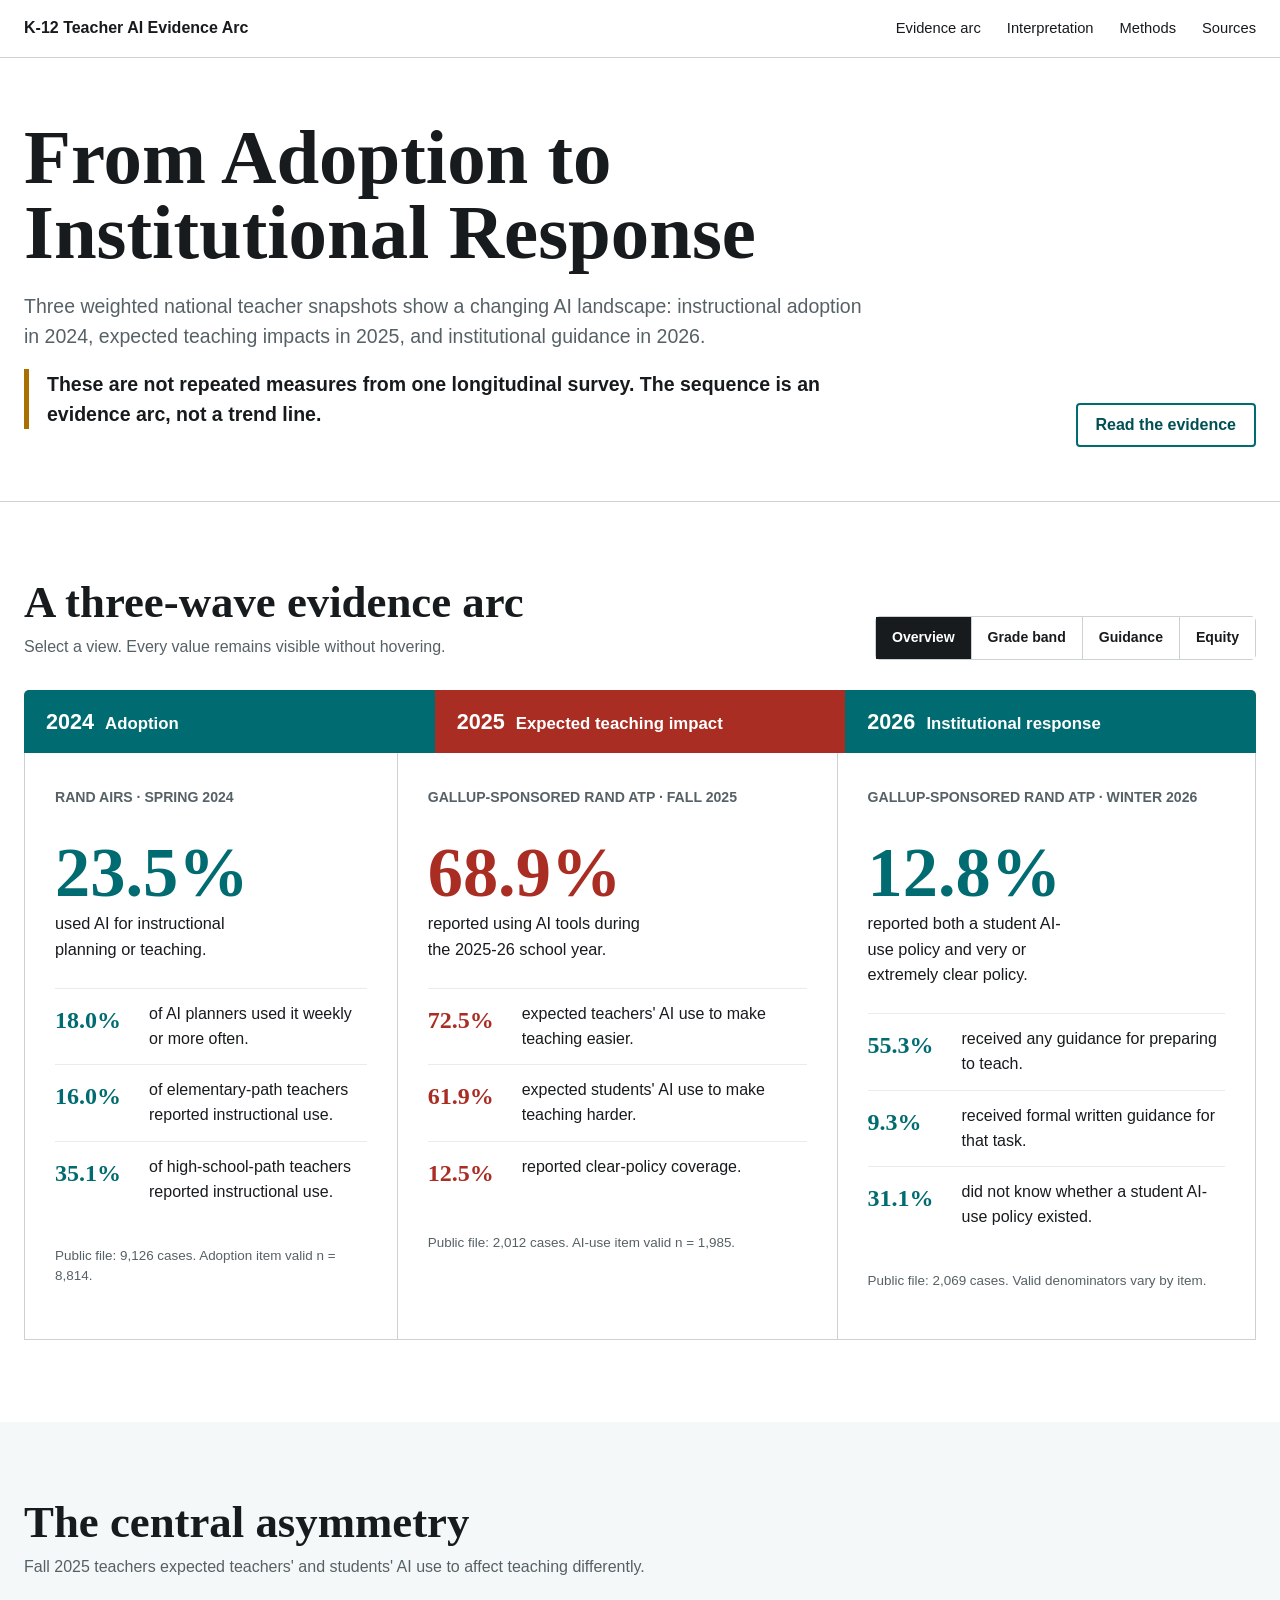
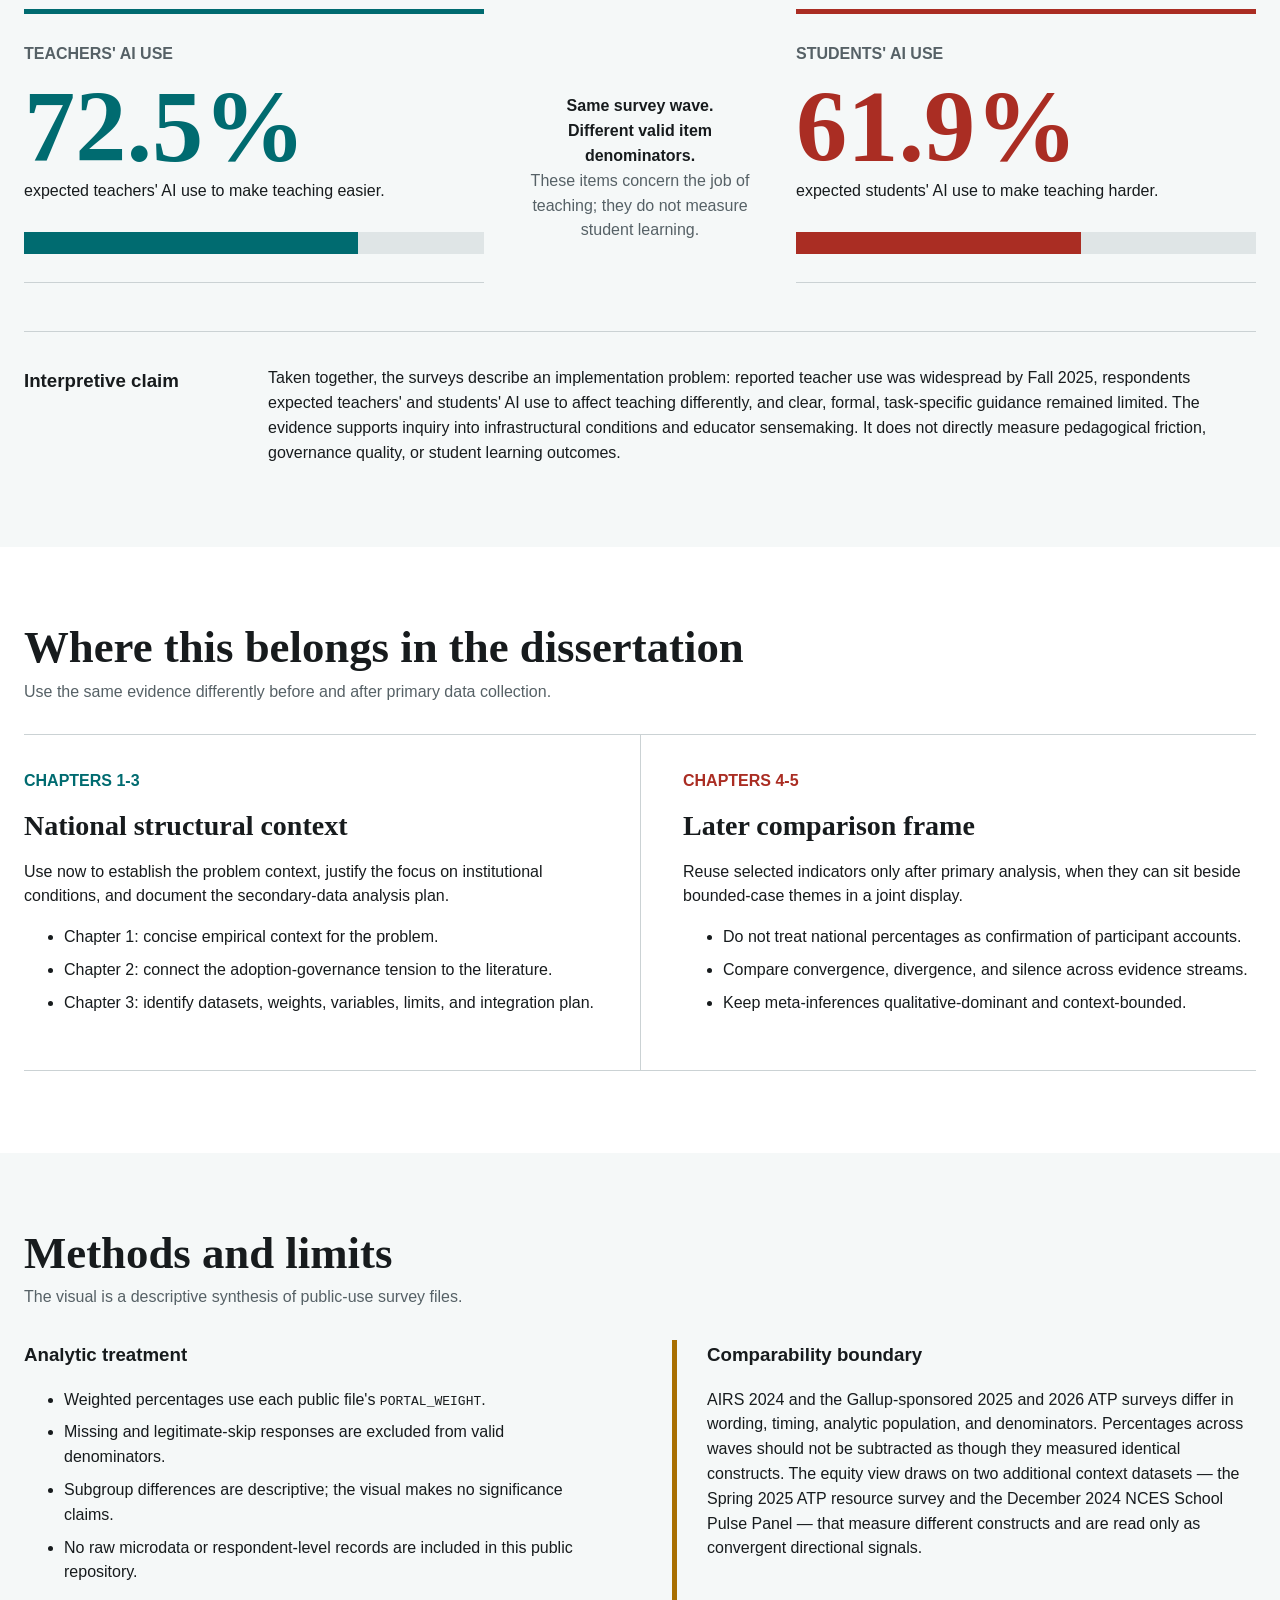
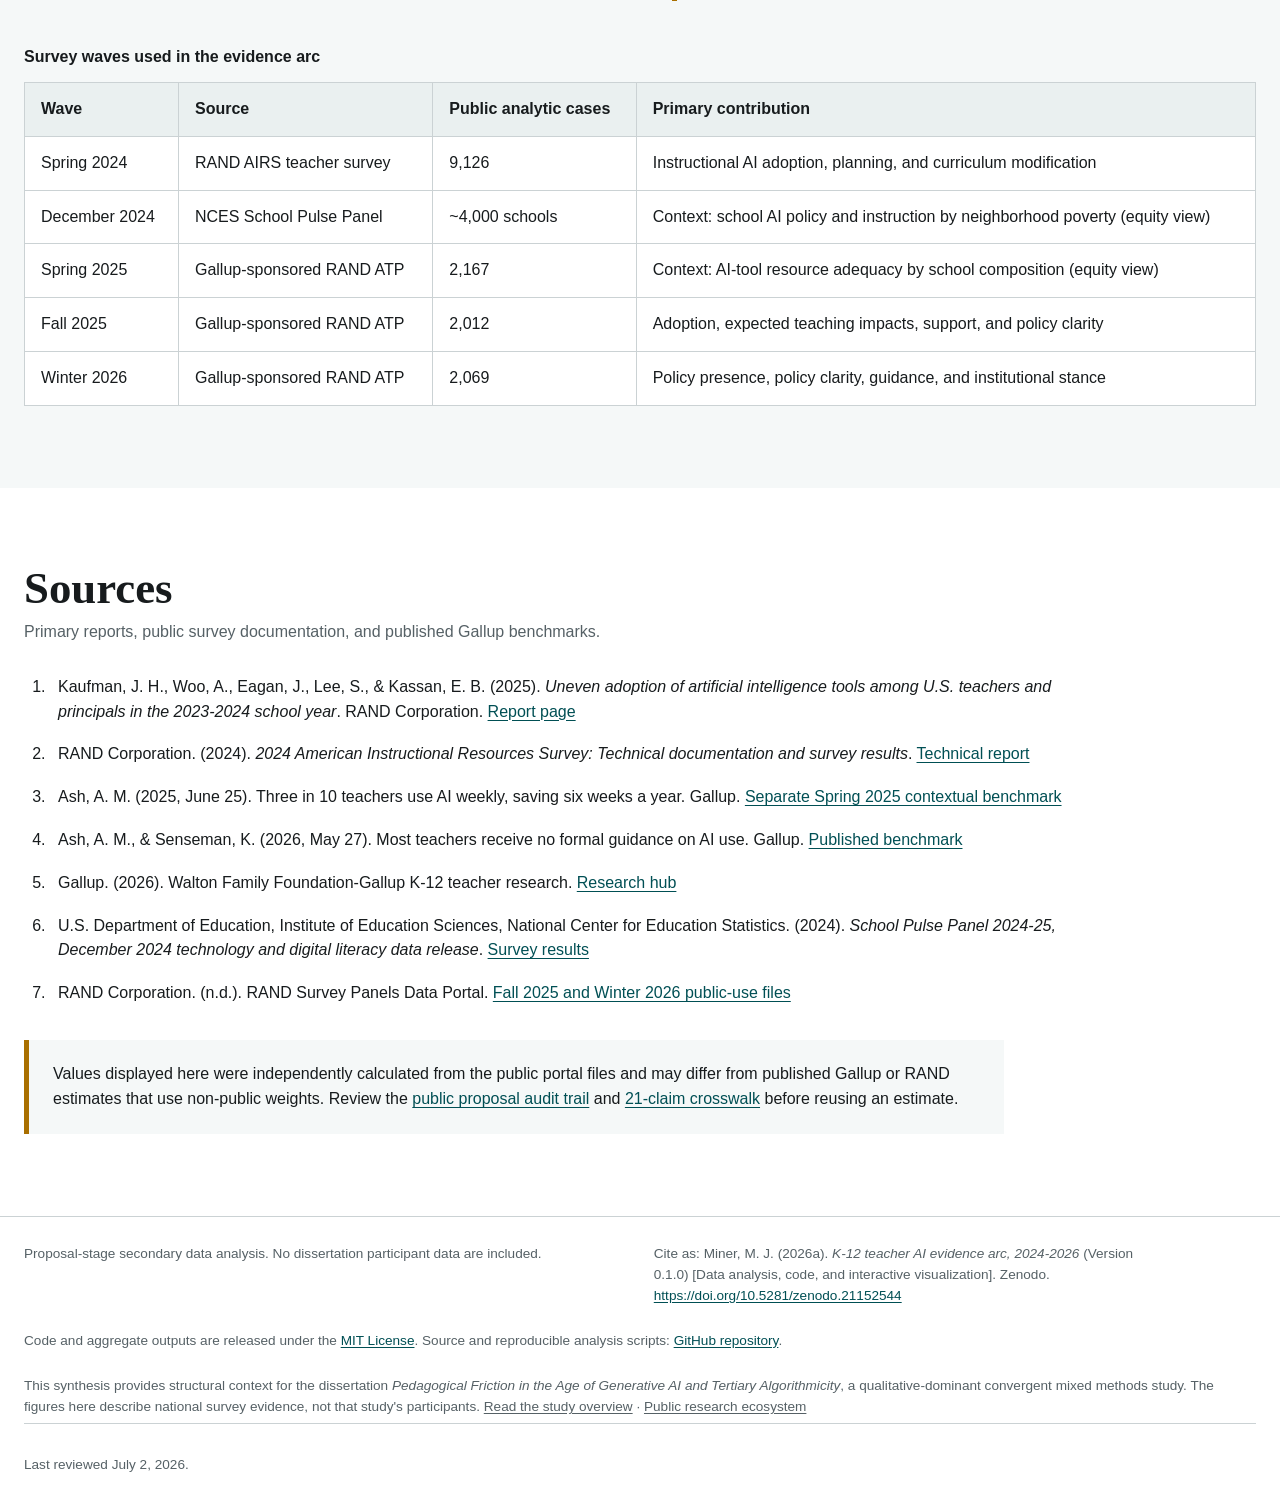
<file: index.html>
<!doctype html>
<html lang="en" data-mjm-ground="light">
<head>
  <meta charset="utf-8">
  <meta name="viewport" content="width=device-width, initial-scale=1">
  <meta name="description" content="A proposal-stage visual analysis of national K-12 teacher AI survey evidence from 2024 through 2026.">
  <title>From Adoption to Institutional Response</title>
  <link rel="stylesheet" href="https://minerclass.github.io/tokens.css">
  <link rel="stylesheet" href="styles.css">
  <script src="app.js" defer></script>
</head>
<body>
  <a class="skip-link" href="#main">Skip to the evidence</a>

  <header class="site-header">
    <a class="brand" href="#top">K-12 Teacher AI Evidence Arc</a>
    <nav aria-label="Primary navigation">
      <a href="#evidence">Evidence arc</a>
      <a href="#interpretation">Interpretation</a>
      <a href="#methods">Methods</a>
      <a href="#sources">Sources</a>
    </nav>
  </header>

  <main id="main">
    <section class="hero" id="top">
      <div class="hero-copy">
        <h1>From Adoption to Institutional Response</h1>
        <p>
          Three weighted national teacher snapshots show a changing AI landscape:
          instructional adoption in 2024, expected teaching impacts in 2025, and
          institutional guidance in 2026.
        </p>
        <p class="boundary-note">
          These are not repeated measures from one longitudinal survey. The sequence is
          an evidence arc, not a trend line.
        </p>
      </div>
      <a class="primary-link" href="#evidence">Read the evidence</a>
    </section>

    <section class="evidence-section" id="evidence" aria-labelledby="evidence-title">
      <div class="section-heading">
        <div>
          <h2 id="evidence-title">A three-wave evidence arc</h2>
          <p>Select a view. Every value remains visible without hovering.</p>
        </div>
        <div class="view-tabs" role="tablist" aria-label="Evidence view">
          <button type="button" role="tab" aria-selected="true" aria-controls="chart-panel" data-view="overview">Overview</button>
          <button type="button" role="tab" aria-selected="false" aria-controls="chart-panel" data-view="grade">Grade band</button>
          <button type="button" role="tab" aria-selected="false" aria-controls="chart-panel" data-view="guidance">Guidance</button>
          <button type="button" role="tab" aria-selected="false" aria-controls="chart-panel" data-view="equity">Equity</button>
        </div>
      </div>

      <div class="stage-rail" aria-label="Evidence arc stages">
        <div class="stage stage-2024">
          <span>2024</span>
          <strong>Adoption</strong>
        </div>
        <div class="stage stage-2025">
          <span>2025</span>
          <strong>Expected teaching impact</strong>
        </div>
        <div class="stage stage-2026">
          <span>2026</span>
          <strong>Institutional response</strong>
        </div>
      </div>

      <div id="chart-panel" class="chart-panel" role="tabpanel" aria-live="polite"></div>
      <noscript>
        <p class="noscript-note">Enable JavaScript to switch among evidence views. The chart-ready data remain available in the repository.</p>
      </noscript>
    </section>

    <section class="interpretation-section" id="interpretation">
      <div class="section-heading">
        <div>
          <h2>The central asymmetry</h2>
          <p>Fall 2025 teachers expected teachers' and students' AI use to affect teaching differently.</p>
        </div>
      </div>

      <div class="asymmetry-grid">
        <article class="asymmetry-side benefit">
          <p class="measure-label">Teachers' AI use</p>
          <p class="large-value">72.5%</p>
          <p>expected teachers' AI use to make teaching easier.</p>
          <div class="single-bar" aria-label="72.5 percent expected teachers' AI use to make teaching easier">
            <span style="width:72.5%"></span>
          </div>
        </article>
        <div class="asymmetry-note">
          <strong>Same survey wave.<br>Different valid item denominators.</strong>
          <p>These items concern the job of teaching; they do not measure student learning.</p>
        </div>
        <article class="asymmetry-side concern">
          <p class="measure-label">Students' AI use</p>
          <p class="large-value">61.9%</p>
          <p>expected students' AI use to make teaching harder.</p>
          <div class="single-bar" aria-label="61.9 percent expected students' AI use to make teaching harder">
            <span style="width:61.9%"></span>
          </div>
        </article>
      </div>

      <div class="interpretive-claim">
        <h3>Interpretive claim</h3>
        <p>
          Taken together, the surveys describe an implementation problem: reported teacher use
          was widespread by Fall 2025, respondents expected teachers' and students' AI
          use to affect teaching differently, and clear, formal, task-specific guidance
          remained limited. The evidence supports inquiry into infrastructural conditions and
          educator sensemaking. It does not directly measure pedagogical friction,
          governance quality, or student learning outcomes.
        </p>
      </div>
    </section>

    <section class="chapter-section" id="chapters">
      <div class="section-heading">
        <div>
          <h2>Where this belongs in the dissertation</h2>
          <p>Use the same evidence differently before and after primary data collection.</p>
        </div>
      </div>

      <div class="chapter-grid">
        <article>
          <p class="chapter-number">Chapters 1-3</p>
          <h3>National structural context</h3>
          <p>
            Use now to establish the problem context, justify the focus on institutional
            conditions, and document the secondary-data analysis plan.
          </p>
          <ul>
            <li>Chapter 1: concise empirical context for the problem.</li>
            <li>Chapter 2: connect the adoption-governance tension to the literature.</li>
            <li>Chapter 3: identify datasets, weights, variables, limits, and integration plan.</li>
          </ul>
        </article>
        <article>
          <p class="chapter-number future">Chapters 4-5</p>
          <h3>Later comparison frame</h3>
          <p>
            Reuse selected indicators only after primary analysis, when they can sit
            beside bounded-case themes in a joint display.
          </p>
          <ul>
            <li>Do not treat national percentages as confirmation of participant accounts.</li>
            <li>Compare convergence, divergence, and silence across evidence streams.</li>
            <li>Keep meta-inferences qualitative-dominant and context-bounded.</li>
          </ul>
        </article>
      </div>
    </section>

    <section class="methods-section" id="methods">
      <div class="section-heading">
        <div>
          <h2>Methods and limits</h2>
          <p>The visual is a descriptive synthesis of public-use survey files.</p>
        </div>
      </div>

      <div class="methods-grid">
        <div>
          <h3>Analytic treatment</h3>
          <ul>
            <li>Weighted percentages use each public file's <code>PORTAL_WEIGHT</code>.</li>
            <li>Missing and legitimate-skip responses are excluded from valid denominators.</li>
            <li>Subgroup differences are descriptive; the visual makes no significance claims.</li>
            <li>No raw microdata or respondent-level records are included in this public repository.</li>
          </ul>
        </div>
        <div>
          <h3>Comparability boundary</h3>
          <p>
            AIRS 2024 and the Gallup-sponsored 2025 and 2026 ATP surveys differ in
            wording, timing, analytic population, and denominators. Percentages across
            waves should not be subtracted as though they measured identical constructs.
            The equity view draws on two additional context datasets — the Spring 2025 ATP
            resource survey and the December 2024 NCES School Pulse Panel — that measure
            different constructs and are read only as convergent directional signals.
          </p>
        </div>
      </div>

      <div class="method-table-wrap">
        <table>
          <caption>Survey waves used in the evidence arc</caption>
          <thead>
            <tr>
              <th scope="col">Wave</th>
              <th scope="col">Source</th>
              <th scope="col">Public analytic cases</th>
              <th scope="col">Primary contribution</th>
            </tr>
          </thead>
          <tbody>
            <tr>
              <td>Spring 2024</td>
              <td>RAND AIRS teacher survey</td>
              <td>9,126</td>
              <td>Instructional AI adoption, planning, and curriculum modification</td>
            </tr>
            <tr>
              <td>December 2024</td>
              <td>NCES School Pulse Panel</td>
              <td>~4,000 schools</td>
              <td>Context: school AI policy and instruction by neighborhood poverty (equity view)</td>
            </tr>
            <tr>
              <td>Spring 2025</td>
              <td>Gallup-sponsored RAND ATP</td>
              <td>2,167</td>
              <td>Context: AI-tool resource adequacy by school composition (equity view)</td>
            </tr>
            <tr>
              <td>Fall 2025</td>
              <td>Gallup-sponsored RAND ATP</td>
              <td>2,012</td>
              <td>Adoption, expected teaching impacts, support, and policy clarity</td>
            </tr>
            <tr>
              <td>Winter 2026</td>
              <td>Gallup-sponsored RAND ATP</td>
              <td>2,069</td>
              <td>Policy presence, policy clarity, guidance, and institutional stance</td>
            </tr>
          </tbody>
        </table>
      </div>
    </section>

    <section class="sources-section" id="sources">
      <div class="section-heading">
        <div>
          <h2>Sources</h2>
          <p>Primary reports, public survey documentation, and published Gallup benchmarks.</p>
        </div>
      </div>

      <ol class="source-list">
        <li>
          Kaufman, J. H., Woo, A., Eagan, J., Lee, S., &amp; Kassan, E. B. (2025).
          <em>Uneven adoption of artificial intelligence tools among U.S. teachers and principals in the 2023-2024 school year</em>.
          RAND Corporation.
          <a href="https://www.rand.org/pubs/research_reports/RRA134-25.html">Report page</a>
        </li>
        <li>
          RAND Corporation. (2024). <em>2024 American Instructional Resources Survey: Technical documentation and survey results</em>.
          <a href="https://www.rand.org/content/dam/rand/pubs/research_reports/RRA100/RRA134-24/RAND_RRA134-24.pdf">Technical report</a>
        </li>
        <li>
          Ash, A. M. (2025, June 25). Three in 10 teachers use AI weekly, saving six weeks a year. Gallup.
          <a href="https://news.gallup.com/poll/691967/three-teachers-weekly-saving-six-weeks-year.aspx">Separate Spring 2025 contextual benchmark</a>
        </li>
        <li>
          Ash, A. M., &amp; Senseman, K. (2026, May 27). Most teachers receive no formal guidance on AI use. Gallup.
          <a href="https://news.gallup.com/poll/710534/teachers-receive-no-formal-guidance.aspx">Published benchmark</a>
        </li>
        <li>
          Gallup. (2026). Walton Family Foundation-Gallup K-12 teacher research.
          <a href="https://www.gallup.com/analytics/659819/k-12-teacher-research.aspx">Research hub</a>
        </li>
        <li>
          U.S. Department of Education, Institute of Education Sciences, National Center for
          Education Statistics. (2024). <em>School Pulse Panel 2024-25, December 2024 technology
          and digital literacy data release</em>.
          <a href="https://nces.ed.gov/surveys/spp/">Survey results</a>
        </li>
        <li>
          RAND Corporation. (n.d.). RAND Survey Panels Data Portal.
          <a href="https://rspdata.org/">Fall 2025 and Winter 2026 public-use files</a>
        </li>
      </ol>

      <p class="source-note">
        Values displayed here were independently calculated from the public portal files
        and may differ from published Gallup or RAND estimates that use non-public weights.
        Review the
        <a href="https://github.com/minerclass/k12-ai-evidence-arc-2024-2026/blob/main/analysis/PROPOSAL_AUDIT_TRAIL.md">public proposal audit trail</a>
        and
        <a href="https://github.com/minerclass/k12-ai-evidence-arc-2024-2026/blob/main/data/dissertation_table1_claims.csv">21-claim crosswalk</a>
        before reusing an estimate.
      </p>
    </section>
  </main>

  <footer>
    <p>Proposal-stage secondary data analysis. No dissertation participant data are included.</p>
    <p class="cite-line">
      Cite as: Miner, M. J. (2026a). <em>K-12 teacher AI evidence arc, 2024-2026</em> (Version 0.1.0)
      [Data analysis, code, and interactive visualization]. Zenodo.
      <a href="https://doi.org/10.5281/zenodo.21152544">https://doi.org/10.5281/zenodo.21152544</a>
    </p>
    <p>
      Code and aggregate outputs are released under the
      <a href="https://github.com/minerclass/k12-ai-evidence-arc-2024-2026/blob/main/LICENSE">MIT License</a>.
      Source and reproducible analysis scripts:
      <a href="https://github.com/minerclass/k12-ai-evidence-arc-2024-2026">GitHub repository</a>.
    </p>
    <p class="ecosystem-line">
      This synthesis provides structural context for the dissertation
      <em>Pedagogical Friction in the Age of Generative AI and Tertiary Algorithmicity</em>,
      a qualitative-dominant convergent mixed methods study. The figures here describe national
      survey evidence, not that study's participants.
      <a href="https://minerclass.github.io/dissertation-overview/">Read the study overview</a> &middot;
      <a href="https://minerclass.github.io/">Public research ecosystem</a>
    </p>
    <p>Last reviewed July 2, 2026.</p>
  </footer>
</body>
</html>
</file>
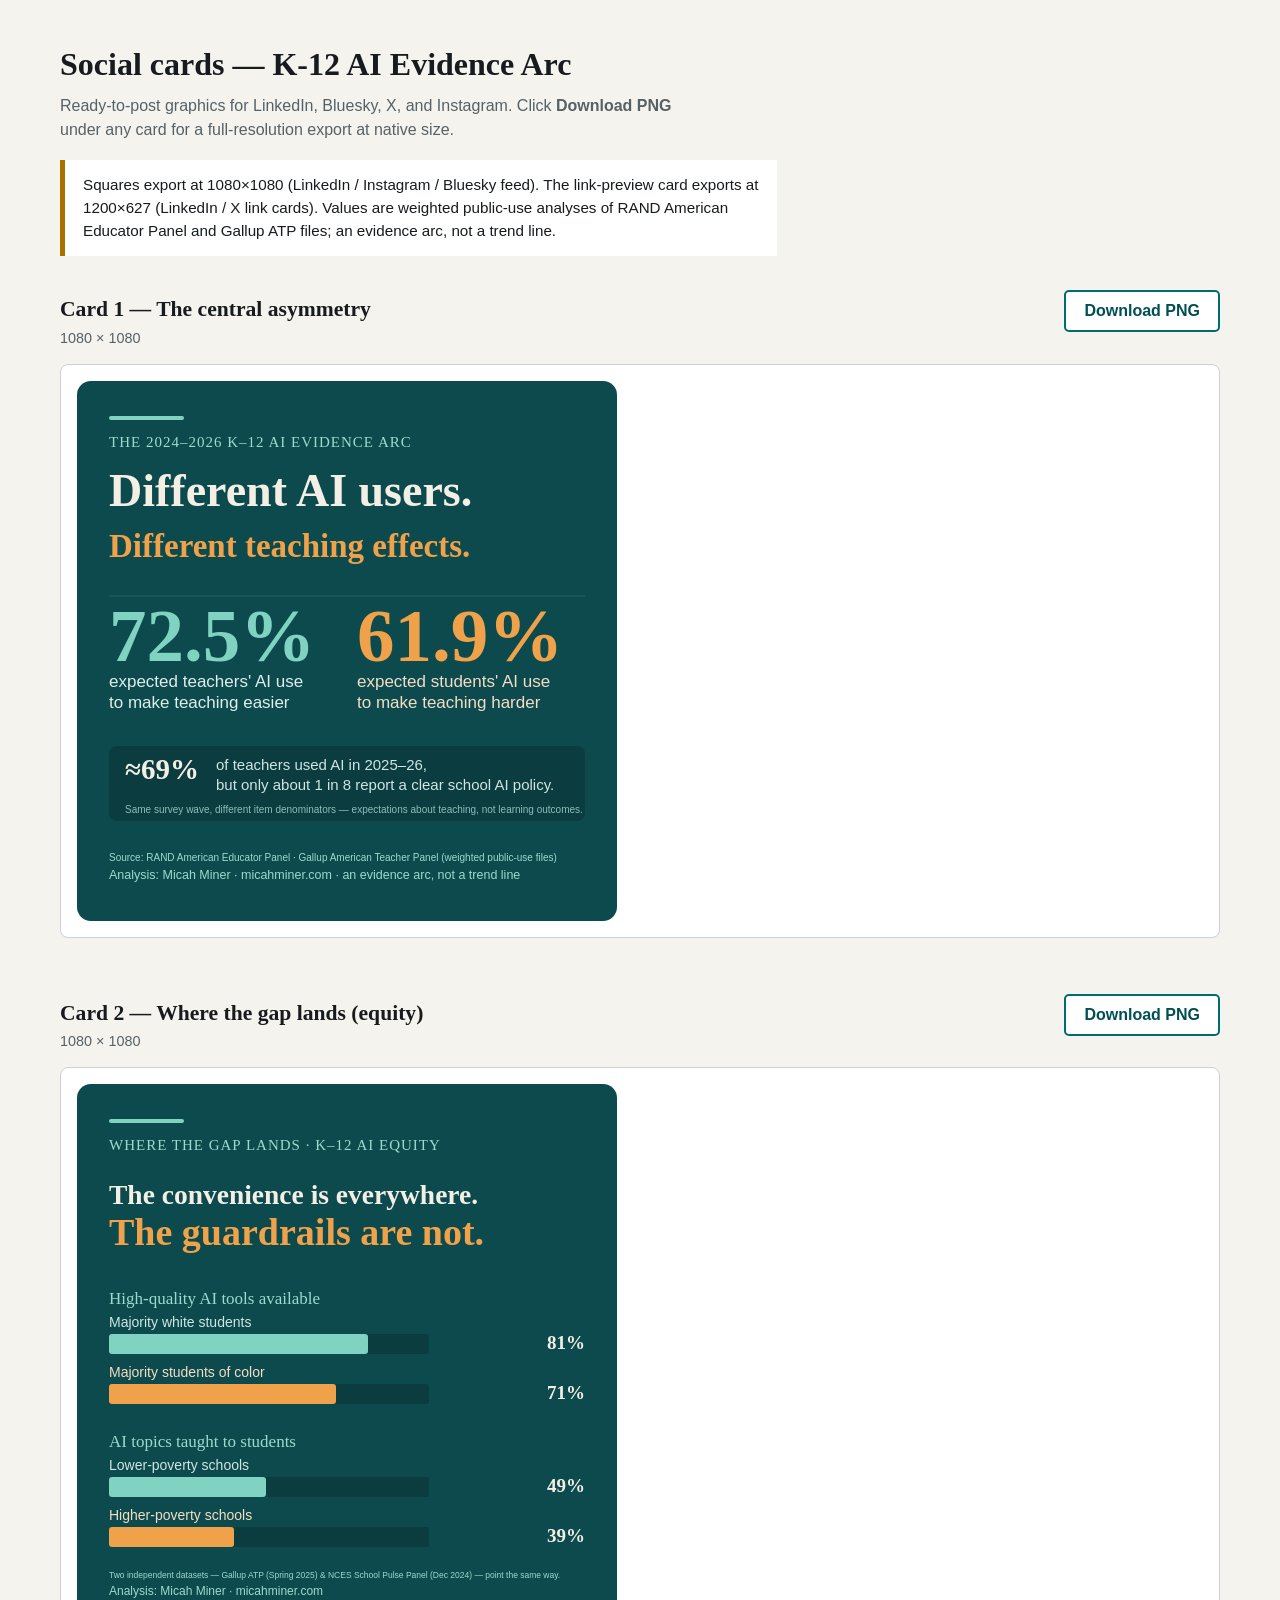
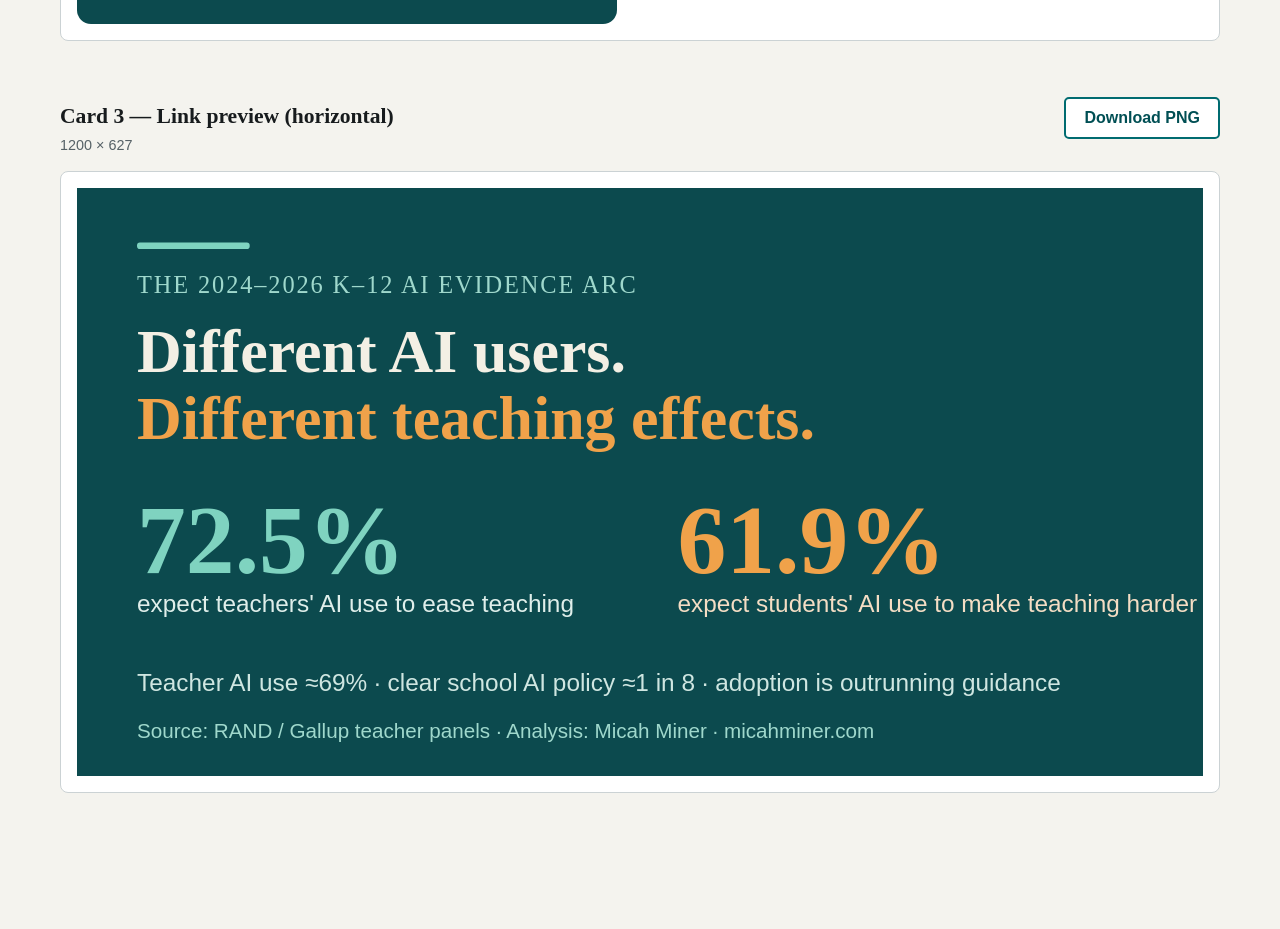
<file: social/index.html>
<!doctype html>
<html lang="en" data-mjm-ground="light">
<head>
<meta charset="utf-8">
<meta name="viewport" content="width=device-width, initial-scale=1">
<title>Social cards · K-12 AI Evidence Arc</title>
<link rel="stylesheet" href="https://minerclass.github.io/tokens.css">
<style>
    /* This page had no :root of its own. Ground, ink and muted now come from
       the shared ecosystem tokens with the page's pre-adoption values as
       fallbacks; the teal accents stay local. */
    :root {
      --mjm-accent: var(--mjm-teal, #006b70);
    }
  body{margin:0;background:var(--mjm-bg,#f4f3ee);color:var(--mjm-ink,#171b1d);font-family:"Segoe UI",Arial,sans-serif;line-height:1.5;}
  .wrap{max-width:1160px;margin:0 auto;padding:40px 24px 80px;}
  h1{font-family:Georgia,serif;font-size:2rem;margin:0 0 6px;}
  p.lede{color:var(--mjm-muted,#566166);max-width:70ch;margin:0 0 8px;}
  .note{background:var(--mjm-surface,#fff);border-left:5px solid #a96f00;padding:14px 18px;margin:18px 0 34px;max-width:80ch;font-size:.95rem;}
  .card-block{margin:0 0 56px;}
  .card-head{display:flex;flex-wrap:wrap;gap:12px;align-items:baseline;justify-content:space-between;margin-bottom:14px;}
  .card-head h2{font-family:Georgia,serif;font-size:1.35rem;margin:0;}
  .card-head span{color:var(--mjm-muted,#566166);font-size:.9rem;}
  button{min-height:42px;padding:0 18px;border:2px solid #006b70;border-radius:5px;background:var(--mjm-surface,#fff);color:#004f54;font:inherit;font-weight:700;cursor:pointer;}
  button:hover{background:#006b70;color:#fff;}
  .stage{background:var(--mjm-surface,#fff);border:1px solid #cbd2d4;border-radius:8px;padding:16px;overflow:auto;}
  .stage svg{display:block;height:auto;max-width:100%;}
  .square svg{width:540px;}
  .wide svg{width:100%;}
</style>
</head>
<body>
<div class="wrap">
  <h1>Social cards — K-12 AI Evidence Arc</h1>
  <p class="lede">Ready-to-post graphics for LinkedIn, Bluesky, X, and Instagram. Click <strong>Download PNG</strong> under any card for a full-resolution export at native size.</p>
  <div class="note">
    Squares export at 1080&times;1080 (LinkedIn / Instagram / Bluesky feed). The link-preview card
    exports at 1200&times;627 (LinkedIn / X link cards). Values are weighted public-use analyses of
    RAND American Educator Panel and Gallup ATP files; an evidence arc, not a trend line.
  </div>

  <div class="card-block">
    <div class="card-head">
      <div><h2>Card 1 — The central asymmetry</h2><span>1080 &times; 1080</span></div>
      <button onclick="dl('card-asym','k12-ai-asymmetry-1080.png',1080,1080)">Download PNG</button>
    </div>
    <div class="stage square">
      <svg id="card-asym" width="1080" height="1080" viewBox="0 0 1080 1080" xmlns="http://www.w3.org/2000/svg" role="img" aria-label="Different AI users, different expected teaching effects. 72.5% expected teachers' AI use to make teaching easier; 61.9% expected students' AI use to make teaching harder. Teacher AI use was about 69%, but only about 1 in 8 reported a clear school AI policy.">
        <rect width="1080" height="1080" rx="28" fill="#0c4a4e"/>
        <rect x="64" y="70" width="150" height="8" rx="4" fill="#7fd3c0"/>
        <text x="64" y="132" font-family="Georgia, serif" font-size="30" letter-spacing="2" fill="#9fd8cc">THE 2024–2026 K–12 AI EVIDENCE ARC</text>
        <text x="64" y="250" font-family="Georgia, serif" font-size="92" font-weight="700" fill="#f3efe4">Different AI users.</text>
        <text x="64" y="352" font-family="Georgia, serif" font-size="66" font-weight="700" fill="#f0a24a">Different teaching effects.</text>
        <line x1="64" y1="430" x2="1016" y2="430" stroke="#1f6367" stroke-width="2"/>
        <text x="64" y="560" font-family="Georgia, serif" font-size="150" font-weight="700" fill="#7fd3c0">72.5%</text>
        <text x="64" y="612" font-family="'Segoe UI', Arial, sans-serif" font-size="34" fill="#dfeeea">expected teachers' AI use</text>
        <text x="64" y="654" font-family="'Segoe UI', Arial, sans-serif" font-size="34" fill="#dfeeea">to make teaching easier</text>
        <text x="560" y="560" font-family="Georgia, serif" font-size="150" font-weight="700" fill="#f0a24a">61.9%</text>
        <text x="560" y="612" font-family="'Segoe UI', Arial, sans-serif" font-size="34" fill="#f4ddc4">expected students' AI use</text>
        <text x="560" y="654" font-family="'Segoe UI', Arial, sans-serif" font-size="34" fill="#f4ddc4">to make teaching harder</text>
        <rect x="64" y="730" width="952" height="150" rx="16" fill="#0a3c40"/>
        <text x="96" y="796" font-family="Georgia, serif" font-size="58" font-weight="700" fill="#f3efe4">≈69%</text>
        <text x="278" y="778" font-family="'Segoe UI', Arial, sans-serif" font-size="30" fill="#cfe6e1">of teachers used AI in 2025–26,</text>
        <text x="278" y="818" font-family="'Segoe UI', Arial, sans-serif" font-size="30" fill="#cfe6e1">but only about 1 in 8 report a clear school AI policy.</text>
        <text x="96" y="864" font-family="'Segoe UI', Arial, sans-serif" font-size="20" fill="#8fbdb8">Same survey wave, different item denominators — expectations about teaching, not learning outcomes.</text>
        <text x="64" y="960" font-family="'Segoe UI', Arial, sans-serif" font-size="20" fill="#9fd8cc">Source: RAND American Educator Panel · Gallup American Teacher Panel (weighted public-use files)</text>
        <text x="64" y="996" font-family="'Segoe UI', Arial, sans-serif" font-size="25" fill="#9fd8cc">Analysis: Micah Miner · micahminer.com · an evidence arc, not a trend line</text>
      </svg>
    </div>
  </div>

  <div class="card-block">
    <div class="card-head">
      <div><h2>Card 2 — Where the gap lands (equity)</h2><span>1080 &times; 1080</span></div>
      <button onclick="dl('card-equity','k12-ai-equity-1080.png',1080,1080)">Download PNG</button>
    </div>
    <div class="stage square">
      <svg id="card-equity" width="1080" height="1080" viewBox="0 0 1080 1080" xmlns="http://www.w3.org/2000/svg" role="img" aria-label="The convenience is everywhere, the guardrails are not. High-quality AI tools: 81% in majority-white schools vs 71% in majority-students-of-color schools. AI taught to students: 49% in lower-poverty vs 39% in higher-poverty schools.">
        <rect width="1080" height="1080" rx="28" fill="#0c4a4e"/>
        <rect x="64" y="70" width="150" height="8" rx="4" fill="#7fd3c0"/>
        <text x="64" y="132" font-family="Georgia, serif" font-size="30" letter-spacing="2" fill="#9fd8cc">WHERE THE GAP LANDS · K–12 AI EQUITY</text>
        <text x="64" y="240" font-family="Georgia, serif" font-size="55" font-weight="700" fill="#f3efe4">The convenience is everywhere.</text>
        <text x="64" y="322" font-family="Georgia, serif" font-size="76" font-weight="700" fill="#f0a24a">The guardrails are not.</text>

        <text x="64" y="440" font-family="Georgia, serif" font-size="34" fill="#9fd8cc">High-quality AI tools available</text>
        <text x="64" y="486" font-family="'Segoe UI', Arial, sans-serif" font-size="28" fill="#cfe6e1">Majority white students</text>
        <rect x="64" y="500" width="640" height="40" rx="6" fill="#0a3c40"/>
        <rect x="64" y="500" width="518" height="40" rx="6" fill="#7fd3c0"/>
        <text x="1016" y="530" text-anchor="end" font-family="Georgia, serif" font-size="38" font-weight="700" fill="#f3efe4">81%</text>
        <text x="64" y="586" font-family="'Segoe UI', Arial, sans-serif" font-size="28" fill="#f4ddc4">Majority students of color</text>
        <rect x="64" y="600" width="640" height="40" rx="6" fill="#0a3c40"/>
        <rect x="64" y="600" width="454" height="40" rx="6" fill="#f0a24a"/>
        <text x="1016" y="630" text-anchor="end" font-family="Georgia, serif" font-size="38" font-weight="700" fill="#f3efe4">71%</text>

        <text x="64" y="726" font-family="Georgia, serif" font-size="34" fill="#9fd8cc">AI topics taught to students</text>
        <text x="64" y="772" font-family="'Segoe UI', Arial, sans-serif" font-size="28" fill="#cfe6e1">Lower-poverty schools</text>
        <rect x="64" y="786" width="640" height="40" rx="6" fill="#0a3c40"/>
        <rect x="64" y="786" width="314" height="40" rx="6" fill="#7fd3c0"/>
        <text x="1016" y="816" text-anchor="end" font-family="Georgia, serif" font-size="38" font-weight="700" fill="#f3efe4">49%</text>
        <text x="64" y="872" font-family="'Segoe UI', Arial, sans-serif" font-size="28" fill="#f4ddc4">Higher-poverty schools</text>
        <rect x="64" y="886" width="640" height="40" rx="6" fill="#0a3c40"/>
        <rect x="64" y="886" width="250" height="40" rx="6" fill="#f0a24a"/>
        <text x="1016" y="916" text-anchor="end" font-family="Georgia, serif" font-size="38" font-weight="700" fill="#f3efe4">39%</text>

        <text x="64" y="988" font-family="'Segoe UI', Arial, sans-serif" font-size="17" fill="#9fd8cc">Two independent datasets — Gallup ATP (Spring 2025) &amp; NCES School Pulse Panel (Dec 2024) — point the same way.</text>
        <text x="64" y="1022" font-family="'Segoe UI', Arial, sans-serif" font-size="24" fill="#9fd8cc">Analysis: Micah Miner · micahminer.com</text>
      </svg>
    </div>
  </div>

  <div class="card-block">
    <div class="card-head">
      <div><h2>Card 3 — Link preview (horizontal)</h2><span>1200 &times; 627</span></div>
      <button onclick="dl('card-wide','k12-ai-linkcard-1200x627.png',1200,627)">Download PNG</button>
    </div>
    <div class="stage wide">
      <svg id="card-wide" width="1200" height="627" viewBox="0 0 1200 627" xmlns="http://www.w3.org/2000/svg" role="img" aria-label="Different AI users, different expected teaching effects. 72.5% expected teachers' AI use to make teaching easier; 61.9% expected students' AI use to make teaching harder. Teacher AI use was about 69%; clear school AI policy about 1 in 8.">
        <rect width="1200" height="627" fill="#0c4a4e"/>
        <rect x="64" y="58" width="120" height="7" rx="3" fill="#7fd3c0"/>
        <text x="64" y="112" font-family="Georgia, serif" font-size="26" letter-spacing="2" fill="#9fd8cc">THE 2024–2026 K–12 AI EVIDENCE ARC</text>
        <text x="64" y="196" font-family="Georgia, serif" font-size="66" font-weight="700" fill="#f3efe4">Different AI users.</text>
        <text x="64" y="268" font-family="Georgia, serif" font-size="66" font-weight="700" fill="#f0a24a">Different teaching effects.</text>
        <text x="64" y="410" font-family="Georgia, serif" font-size="104" font-weight="700" fill="#7fd3c0">72.5%</text>
        <text x="64" y="452" font-family="'Segoe UI', Arial, sans-serif" font-size="26" fill="#dfeeea">expect teachers' AI use to ease teaching</text>
        <text x="640" y="410" font-family="Georgia, serif" font-size="104" font-weight="700" fill="#f0a24a">61.9%</text>
        <text x="640" y="452" font-family="'Segoe UI', Arial, sans-serif" font-size="26" fill="#f4ddc4">expect students' AI use to make teaching harder</text>
        <text x="64" y="536" font-family="'Segoe UI', Arial, sans-serif" font-size="26" fill="#cfe6e1">Teacher AI use ≈69% · clear school AI policy ≈1 in 8 · adoption is outrunning guidance</text>
        <text x="64" y="586" font-family="'Segoe UI', Arial, sans-serif" font-size="22" fill="#9fd8cc">Source: RAND / Gallup teacher panels · Analysis: Micah Miner · micahminer.com</text>
      </svg>
    </div>
  </div>
</div>

<script>
function dl(svgId, filename, w, h){
  var svg = document.getElementById(svgId);
  var xml = new XMLSerializer().serializeToString(svg);
  var src = 'data:image/svg+xml;base64,' + btoa(unescape(encodeURIComponent(xml)));
  var img = new Image();
  img.onload = function(){
    var c = document.createElement('canvas');
    c.width = w; c.height = h;
    var ctx = c.getContext('2d');
    ctx.fillStyle = '#0c4a4e';
    ctx.fillRect(0,0,w,h);
    ctx.drawImage(img,0,0,w,h);
    var a = document.createElement('a');
    a.download = filename;
    a.href = c.toDataURL('image/png');
    a.click();
  };
  img.src = src;
}
</script>
</body>
</html>
</file>
<file: styles.css>
:root {
  /* Ground, ink, and rules come from the shared ecosystem tokens at
     https://minerclass.github.io/tokens.css, with each fallback set to this
     page's pre-adoption value so a failed load changes nothing. Accents local. */
  --ink: var(--mjm-ink, #171b1d);
  --muted: var(--mjm-muted, #566166);
  --mjm-accent: var(--mjm-teal, #006b70);
  --line: #cbd2d4;
  --soft-line: #e8ecee;
  --paper: var(--mjm-surface, #ffffff);
  --wash: var(--mjm-bg, #f5f8f8);
  --teal: #006b70;
  --teal-dark: #004f54;
  --red: #aa2d23;
  --red-dark: #7f211a;
  --ochre: #a96f00;
  --focus: #1e6cc7;
  --max: 1240px;
}

* {
  box-sizing: border-box;
}

html {
  scroll-behavior: smooth;
}

body {
  margin: 0;
  background: var(--paper);
  color: var(--ink);
  font-family: "Segoe UI", Aptos, Arial, sans-serif;
  line-height: 1.55;
}

a {
  color: var(--teal-dark);
  text-underline-offset: 0.18em;
}

a:hover {
  color: var(--red-dark);
}

button,
a {
  -webkit-tap-highlight-color: transparent;
}

:focus-visible {
  outline: 3px solid var(--focus);
  outline-offset: 3px;
}

.skip-link {
  position: fixed;
  z-index: 100;
  top: 8px;
  left: 8px;
  padding: 10px 14px;
  background: var(--ink);
  color: #fff;
  transform: translateY(-150%);
}

.skip-link:focus {
  transform: translateY(0);
}

.site-header {
  position: sticky;
  z-index: 20;
  top: 0;
  display: flex;
  align-items: center;
  justify-content: space-between;
  min-height: 58px;
  padding: 0 max(24px, calc((100vw - var(--max)) / 2));
  border-bottom: 1px solid var(--line);
  background: rgba(255, 255, 255, 0.97);
}

.brand {
  color: var(--ink);
  font-weight: 750;
  text-decoration: none;
}

nav {
  display: flex;
  gap: 26px;
}

nav a {
  color: var(--ink);
  font-size: 0.92rem;
  text-decoration: none;
}

nav a:hover {
  color: var(--teal);
}

main > section {
  scroll-margin-top: 70px;
}

.hero,
.evidence-section,
.interpretation-section,
.chapter-section,
.methods-section,
.sources-section,
footer {
  padding-right: max(24px, calc((100vw - var(--max)) / 2));
  padding-left: max(24px, calc((100vw - var(--max)) / 2));
}

.hero {
  display: grid;
  grid-template-columns: minmax(0, 1fr) auto;
  gap: 42px;
  align-items: end;
  min-height: 390px;
  padding-top: 62px;
  padding-bottom: 54px;
  border-bottom: 1px solid var(--line);
}

.hero-copy {
  max-width: 1000px;
}

h1,
h2,
h3,
p {
  margin-top: 0;
}

h1 {
  max-width: 1120px;
  margin-bottom: 20px;
  font-family: Georgia, "Times New Roman", serif;
  font-size: clamp(3rem, 6vw, 5.25rem);
  font-weight: 700;
  line-height: 0.98;
  letter-spacing: 0;
}

.hero-copy > p {
  max-width: 850px;
  margin-bottom: 18px;
  color: var(--muted);
  font-size: 1.22rem;
}

.boundary-note {
  padding-left: 18px;
  border-left: 5px solid var(--ochre);
  color: var(--ink) !important;
  font-weight: 650;
}

.primary-link {
  display: inline-flex;
  align-items: center;
  min-height: 44px;
  padding: 0 18px;
  border: 2px solid var(--teal);
  border-radius: 4px;
  color: var(--teal-dark);
  font-weight: 700;
  text-decoration: none;
}

.primary-link:hover {
  background: var(--teal);
  color: #fff;
}

.evidence-section,
.interpretation-section,
.chapter-section,
.methods-section,
.sources-section {
  padding-top: 76px;
  padding-bottom: 82px;
}

.interpretation-section,
.methods-section {
  background: var(--wash);
}

.section-heading {
  display: flex;
  gap: 24px;
  align-items: end;
  justify-content: space-between;
  margin-bottom: 30px;
}

h2 {
  margin-bottom: 8px;
  font-family: Georgia, "Times New Roman", serif;
  font-size: clamp(2rem, 3.5vw, 3.4rem);
  line-height: 1.08;
  letter-spacing: 0;
}

.section-heading p {
  margin-bottom: 0;
  color: var(--muted);
}

.view-tabs {
  display: flex;
  flex: 0 0 auto;
  border: 1px solid var(--line);
  border-radius: 5px;
}

.view-tabs button {
  min-height: 42px;
  padding: 0 16px;
  border: 0;
  border-right: 1px solid var(--line);
  background: #fff;
  color: var(--ink);
  font: inherit;
  font-size: 0.88rem;
  font-weight: 650;
  cursor: pointer;
}

.view-tabs button:last-child {
  border-right: 0;
}

.view-tabs button[aria-selected="true"] {
  background: var(--ink);
  color: #fff;
}

.stage-rail {
  display: grid;
  grid-template-columns: 1fr 1fr 1fr;
  overflow: hidden;
  border-radius: 5px 5px 0 0;
}

.stage {
  display: flex;
  gap: 11px;
  align-items: baseline;
  padding: 15px 22px;
  color: #fff;
}

.stage span {
  font-size: 1.35rem;
  font-weight: 800;
}

.stage strong {
  font-size: 1.05rem;
}

.stage-2024,
.stage-2026 {
  background: var(--teal);
}

.stage-2025 {
  background: var(--red);
}

.chart-panel {
  min-height: 470px;
  border: 1px solid var(--line);
  border-top: 0;
}

.overview-grid {
  display: grid;
  grid-template-columns: 1fr 1.18fr 1.12fr;
  min-height: 470px;
}

.wave {
  padding: 34px 30px;
  border-right: 1px solid var(--line);
}

.wave:last-child {
  border-right: 0;
}

.wave-source {
  margin-bottom: 28px;
  color: var(--muted);
  font-size: 0.88rem;
  font-weight: 700;
  text-transform: uppercase;
}

.wave-value {
  margin-bottom: 4px;
  color: var(--teal);
  font-family: Georgia, "Times New Roman", serif;
  font-size: 4.4rem;
  font-weight: 700;
  line-height: 1;
}

.wave-2025 .wave-value {
  color: var(--red);
}

.wave-description {
  max-width: 24ch;
  font-size: 1.02rem;
}

.wave-list {
  margin: 26px 0 0;
  padding: 0;
  list-style: none;
}

.wave-list li {
  display: grid;
  grid-template-columns: 82px 1fr;
  gap: 12px;
  padding: 13px 0;
  border-top: 1px solid var(--soft-line);
}

.wave-list strong {
  color: var(--teal);
  font-family: Georgia, "Times New Roman", serif;
  font-size: 1.5rem;
}

.wave-2025 .wave-list strong {
  color: var(--red);
}

.wave-note {
  margin-top: 28px;
  color: var(--muted);
  font-size: 0.84rem;
}

.comparison-view,
.guidance-view {
  padding: 34px 32px 40px;
}

.chart-intro {
  max-width: 860px;
  margin-bottom: 30px;
  color: var(--muted);
}

.comparison-grid {
  display: grid;
  grid-template-columns: 1fr 1fr;
  gap: 46px;
}

.comparison-column h3,
.guidance-view h3 {
  margin-bottom: 5px;
  font-size: 1.18rem;
}

.comparison-column > p {
  color: var(--muted);
  font-size: 0.88rem;
}

.bar-row {
  display: grid;
  grid-template-columns: minmax(145px, 1.2fr) minmax(180px, 3fr) 58px;
  gap: 12px;
  align-items: center;
  margin: 15px 0;
}

.bar-label {
  font-size: 0.9rem;
}

.bar-track {
  height: 18px;
  background: #e5eaeb;
}

.bar-fill {
  display: block;
  height: 100%;
  background: var(--teal);
}

.bar-fill.red {
  background: var(--red);
}

.bar-fill.formal {
  background: var(--red);
}

.bar-value {
  font-variant-numeric: tabular-nums;
  font-weight: 750;
  text-align: right;
}

.legend {
  display: flex;
  gap: 22px;
  margin-bottom: 22px;
  font-size: 0.88rem;
}

.legend span {
  display: inline-flex;
  gap: 8px;
  align-items: center;
}

.legend i {
  width: 14px;
  height: 14px;
  background: var(--teal);
}

.legend .formal-key {
  background: var(--red);
}

.guidance-pair {
  margin-bottom: 20px;
}

.guidance-pair > p {
  margin-bottom: 7px;
  font-size: 0.9rem;
  font-weight: 650;
}

.paired-bar {
  display: grid;
  grid-template-columns: 1fr 58px;
  gap: 12px;
  align-items: center;
  margin: 5px 0;
}

.paired-track {
  height: 12px;
  background: #e5eaeb;
}

.paired-track span {
  display: block;
  height: 100%;
}

.asymmetry-grid {
  display: grid;
  grid-template-columns: 1fr 240px 1fr;
  gap: 36px;
  align-items: end;
}

.asymmetry-side {
  padding: 28px 0;
  border-top: 5px solid var(--teal);
  border-bottom: 1px solid var(--line);
}

.asymmetry-side.concern {
  border-top-color: var(--red);
}

.measure-label {
  margin-bottom: 14px;
  color: var(--muted);
  font-weight: 700;
  text-transform: uppercase;
}

.large-value {
  margin-bottom: 6px;
  color: var(--teal);
  font-family: Georgia, "Times New Roman", serif;
  font-size: clamp(4rem, 8vw, 7.5rem);
  font-weight: 700;
  line-height: 0.9;
}

.concern .large-value {
  color: var(--red);
}

.single-bar {
  height: 22px;
  margin-top: 28px;
  background: #dfe5e6;
}

.single-bar span {
  display: block;
  height: 100%;
  background: var(--teal);
}

.concern .single-bar span {
  background: var(--red);
}

.asymmetry-note {
  padding: 24px 0;
  color: var(--muted);
  text-align: center;
}

.asymmetry-note strong {
  color: var(--ink);
}

.interpretive-claim {
  display: grid;
  grid-template-columns: 210px 1fr;
  gap: 34px;
  margin-top: 48px;
  padding-top: 34px;
  border-top: 1px solid var(--line);
}

.interpretive-claim h3,
.interpretive-claim p {
  margin: 0;
}

.chapter-grid {
  display: grid;
  grid-template-columns: 1fr 1fr;
  border-top: 1px solid var(--line);
  border-bottom: 1px solid var(--line);
}

.chapter-grid article {
  padding: 34px 42px 38px 0;
}

.chapter-grid article + article {
  padding-right: 0;
  padding-left: 42px;
  border-left: 1px solid var(--line);
}

.chapter-number {
  margin-bottom: 10px;
  color: var(--teal);
  font-weight: 800;
  text-transform: uppercase;
}

.chapter-number.future {
  color: var(--red);
}

.chapter-grid h3 {
  margin-bottom: 12px;
  font-family: Georgia, "Times New Roman", serif;
  font-size: 1.75rem;
}

.chapter-grid li,
.methods-grid li {
  margin-bottom: 8px;
}

.methods-grid {
  display: grid;
  grid-template-columns: 1fr 1fr;
  gap: 64px;
  margin-bottom: 44px;
}

.methods-grid > div:last-child {
  padding-left: 30px;
  border-left: 5px solid var(--ochre);
}

.method-table-wrap {
  overflow-x: auto;
}

table {
  width: 100%;
  border-collapse: collapse;
  background: #fff;
}

caption {
  padding-bottom: 12px;
  font-weight: 750;
  text-align: left;
}

th,
td {
  padding: 14px 16px;
  border: 1px solid var(--line);
  text-align: left;
  vertical-align: top;
}

th {
  background: #eaf0f0;
}

.source-list {
  max-width: 1050px;
  margin: 0;
  padding-left: 26px;
}

.source-list li {
  margin-bottom: 18px;
  padding-left: 8px;
}

.source-list a {
  white-space: nowrap;
}

.source-note {
  max-width: 980px;
  margin: 34px 0 0;
  padding: 22px 24px;
  border-left: 5px solid var(--ochre);
  background: var(--wash);
}

footer {
  display: flex;
  justify-content: space-between;
  gap: 24px;
  padding-top: 26px;
  padding-bottom: 26px;
  border-top: 1px solid var(--line);
  color: var(--muted);
  font-size: 0.85rem;
}

footer p {
  margin: 0;
}

.noscript-note {
  padding: 24px;
  border: 1px solid var(--line);
}

@media (max-width: 900px) {
  .site-header {
    position: static;
    align-items: flex-start;
    padding-top: 15px;
    padding-bottom: 15px;
  }

  nav {
    gap: 14px;
    flex-wrap: wrap;
    justify-content: flex-end;
  }

  .hero {
    grid-template-columns: 1fr;
    min-height: auto;
  }

  .overview-grid,
  .comparison-grid,
  .asymmetry-grid,
  .chapter-grid,
  .methods-grid {
    grid-template-columns: 1fr;
  }

  .wave {
    border-right: 0;
    border-bottom: 1px solid var(--line);
  }

  .wave:last-child {
    border-bottom: 0;
  }

  .asymmetry-note {
    text-align: left;
  }

  .chapter-grid article + article {
    padding-left: 0;
    border-top: 1px solid var(--line);
    border-left: 0;
  }

  .methods-grid > div:last-child {
    padding-top: 8px;
  }
}

@media (max-width: 680px) {
  .site-header {
    display: block;
  }

  .brand {
    display: block;
    margin-bottom: 10px;
  }

  nav {
    justify-content: flex-start;
  }

  h1 {
    font-size: 2.75rem;
  }

  .hero,
  .evidence-section,
  .interpretation-section,
  .chapter-section,
  .methods-section,
  .sources-section,
  footer {
    padding-right: 18px;
    padding-left: 18px;
  }

  .hero {
    padding-top: 42px;
    padding-bottom: 36px;
  }

  .hero-copy > p {
    font-size: 1.05rem;
  }

  .evidence-section {
    padding-top: 46px;
  }

  .section-heading {
    display: block;
  }

  .view-tabs {
    margin-top: 20px;
  }

  .view-tabs button {
    flex: 1 1 0;
    padding: 0 10px;
  }

  .stage-rail {
    grid-template-columns: 1fr;
  }

  .stage {
    padding: 11px 16px;
  }

  .chart-panel {
    min-height: 0;
  }

  .comparison-view,
  .guidance-view {
    padding: 26px 16px 32px;
  }

  .bar-row {
    grid-template-columns: 1fr 50px;
  }

  .bar-track {
    grid-column: 1 / -1;
    grid-row: 2;
  }

  .interpretive-claim {
    grid-template-columns: 1fr;
  }

  .chapter-grid article,
  .chapter-grid article + article {
    padding: 28px 0;
  }

  .source-list a {
    white-space: normal;
    overflow-wrap: anywhere;
  }

  footer {
    display: block;
  }

  footer p + p {
    margin-top: 8px;
  }
}

@media print {
  .site-header,
  .primary-link,
  .view-tabs {
    display: none;
  }

  .hero {
    min-height: auto;
    padding-top: 34px;
  }

  .evidence-section,
  .interpretation-section,
  .chapter-section,
  .methods-section,
  .sources-section {
    break-inside: avoid;
    padding-top: 34px;
    padding-bottom: 34px;
  }
}

@media (prefers-reduced-motion: reduce) {
  html {
    scroll-behavior: auto;
  }
}

/* Citation line in the footer: this companion is cited as Miner (2026a) from the
   proposal and from three sibling public artifacts, so the DOI must be visible here. */
footer .cite-line {
  max-width: 68ch;
  margin-inline: auto;
  text-wrap: pretty;
}
footer .cite-line em { font-style: italic; }

/* Ecosystem link line. The footer is a non-wrapping flex row, so a fifth
   paragraph would squeeze the citation; allow wrapping and give this line its
   own full-width row. */
footer {
  flex-wrap: wrap;
}

.ecosystem-line {
  flex-basis: 100%;
  padding-bottom: 6px;
  border-bottom: 1px solid var(--line);
  margin-bottom: 6px !important;
}

.ecosystem-line a {
  color: inherit;
}
</file>
